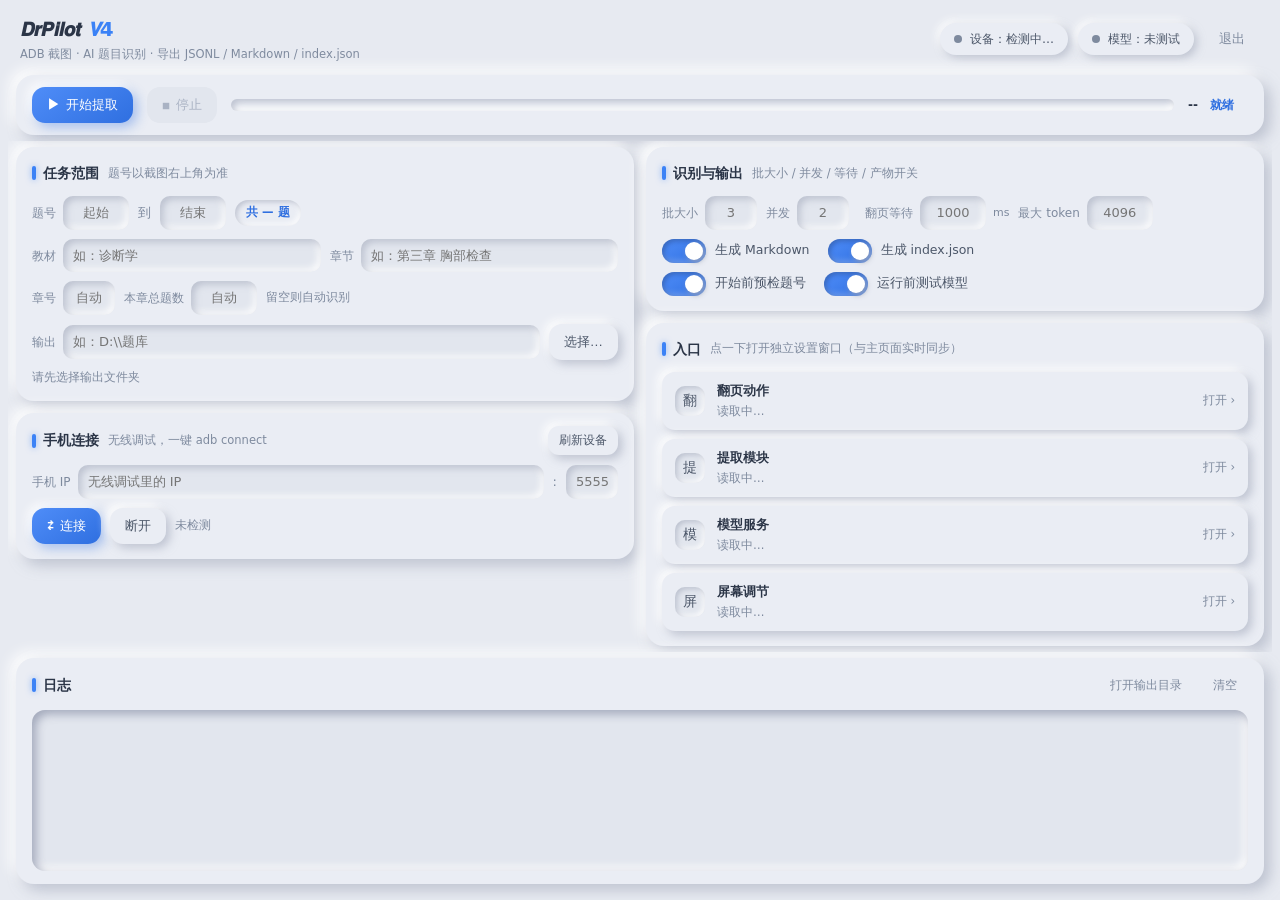
<file: src/drpilot/webui/assets/index.html>
<!doctype html>
<html lang="zh-CN">
<head>
<meta charset="utf-8">
<meta name="viewport" content="width=device-width,initial-scale=1">
<title>DrPilot v4 · ADB 题目识别</title>
<link rel="stylesheet" href="style.css">
</head>
<body>
  <header class="topbar">
    <div class="brand">
      <h1>𝘿𝙧𝙋𝙞𝙡𝙤𝙩 <span>𝙑𝟰</span></h1>
      <p>ADB 截图 · AI 题目识别 · 导出 JSONL / Markdown / index.json</p>
    </div>
    <div class="topbar-actions">
      <div class="pill" id="pill-device"><i class="dot"></i><span id="pill-device-text">设备：检测中…</span></div>
      <div class="pill" id="pill-model"><i class="dot"></i><span id="pill-model-text">模型：未测试</span></div>
      <button class="btn ghost" id="btn-exit">退出</button>
    </div>
  </header>

  <section class="card toolbar">
    <button class="btn primary" id="btn-start"><b>▶</b> 开始提取</button>
    <button class="btn danger" id="btn-stop" disabled><b>■</b> 停止</button>
    <div class="progress"><div class="bar" id="bar"></div></div>
    <div class="run-meta">
      <span class="cur" id="cur">--</span>
      <span class="status" id="status">就绪</span>
    </div>
    <div class="workers" id="worker-chips"></div>
  </section>

  <!-- 主页面只放「每次都要改」的三块；其余设置点入口卡片，在独立窗口里配 -->
  <div class="workspace">
    <main class="grid">
      <div class="col">
        <section class="card">
          <div class="card-head">
            <h2>任务范围</h2><span class="hint">题号以截图右上角为准</span>
          </div>
          <div class="rows">
            <div class="row">
              <label class="field"><span>题号</span>
                <input id="page_from" class="w-sm num" placeholder="起始">
              </label>
              <span class="tilde">到</span>
              <input id="page_to" class="w-sm num" placeholder="结束">
              <span class="badge" id="total-hint">共 — 题</span>
            </div>
            <div class="row">
              <label class="field grow"><span>教材</span><input id="textbook" placeholder="如：诊断学"></label>
              <label class="field grow"><span>章节</span><input id="chapter" placeholder="如：第三章 胸部检查"></label>
            </div>
            <div class="row">
              <label class="field"><span>章号</span><input id="chapter_no" class="w-xs num" placeholder="自动"></label>
              <label class="field"><span>本章总题数</span><input id="chapter_total" class="w-sm num" placeholder="自动"></label>
              <span class="hint">留空则自动识别</span>
            </div>
            <div class="row">
              <label class="field grow"><span>输出</span><input id="output_dir" placeholder="如：D:\\题库"></label>
              <button class="btn" id="btn-pick-dir">选择…</button>
            </div>
            <p class="preview" id="output-preview">请先选择输出文件夹</p>
          </div>
        </section>

        <section class="card">
          <div class="card-head">
            <h2>手机连接</h2><span class="hint">无线调试，一键 adb connect</span>
            <span class="spacer"></span>
            <button class="btn small" id="btn-refresh-devices">刷新设备</button>
          </div>
          <div class="rows">
            <div class="row">
              <label class="field grow"><span>手机 IP</span><input id="device_ip" placeholder="无线调试里的 IP"></label>
              <span class="colon">:</span>
              <input id="device_port" class="w-xs num" placeholder="5555">
            </div>
            <div class="row">
              <button class="btn primary" id="btn-connect"><b>⇄</b> 连接</button>
              <button class="btn" id="btn-disconnect">断开</button>
              <span class="hint" id="device-detail">未检测</span>
            </div>
          </div>
        </section>
      </div>

      <div class="col">
        <section class="card">
          <div class="card-head">
            <h2>识别与输出</h2><span class="hint">批大小 / 并发 / 等待 / 产物开关</span>
          </div>
          <div class="rows">
            <div class="row">
              <label class="field"><span>批大小</span><input id="batch_size" class="w-xs num" placeholder="3"></label>
              <label class="field"><span>并发</span><input id="workers" class="w-xs num" placeholder="2"><em class="key-hint" id="workers-hint"></em></label>
              <label class="field"><span>翻页等待</span><input id="wait_ms" class="w-sm num" placeholder="1000"><em>ms</em></label>
              <label class="field"><span>最大 token</span><input id="max_tokens" class="w-sm num" placeholder="4096"></label>
            </div>
            <div class="row switches">
              <label class="switch"><input type="checkbox" id="opt-md" checked><span class="track"><span class="knob"></span></span><span>生成 Markdown</span></label>
              <label class="switch"><input type="checkbox" id="opt-index" checked><span class="track"><span class="knob"></span></span><span>生成 index.json</span></label>
            </div>
            <div class="row switches">
              <label class="switch"><input type="checkbox" id="opt-preflight" checked><span class="track"><span class="knob"></span></span><span>开始前预检题号</span></label>
              <label class="switch"><input type="checkbox" id="opt-check-model" checked><span class="track"><span class="knob"></span></span><span>运行前测试模型</span></label>
            </div>
          </div>
        </section>

        <section class="card" id="card-entries">
          <div class="card-head">
            <h2>入口</h2><span class="hint">点一下打开独立设置窗口（与主页面实时同步）</span>
          </div>
          <div class="entries">
            <button type="button" class="entry" id="entry-action" data-panel="action">
              <span class="entry-icon">翻</span>
              <span class="entry-main"><span class="entry-name">翻页动作</span><span class="entry-note" id="note-action">读取中…</span></span>
              <span class="entry-go">打开 ›</span>
            </button>
            <button type="button" class="entry" id="entry-modules" data-panel="modules">
              <span class="entry-icon">提</span>
              <span class="entry-main"><span class="entry-name">提取模块</span><span class="entry-note" id="note-modules">读取中…</span></span>
              <span class="entry-go">打开 ›</span>
            </button>
            <button type="button" class="entry" id="entry-model" data-panel="model">
              <span class="entry-icon">模</span>
              <span class="entry-main"><span class="entry-name">模型服务</span><span class="entry-note" id="note-model">读取中…</span></span>
              <span class="entry-go">打开 ›</span>
            </button>
            <button type="button" class="entry" id="entry-tuner" data-panel="tuner">
              <span class="entry-icon">屏</span>
              <span class="entry-main"><span class="entry-name">屏幕调节</span><span class="entry-note" id="note-tuner">读取中…</span></span>
              <span class="entry-go">打开 ›</span>
            </button>
          </div>
        </section>
      </div>
    </main>

    <section class="card log-card">
      <div class="card-head">
        <h2>日志</h2>
        <span class="spacer"></span>
        <button class="btn small ghost" id="btn-open-dir">打开输出目录</button>
        <button class="btn small ghost" id="btn-clear-log">清空</button>
      </div>
      <div class="log-wrap">
        <canvas class="horse" id="horse" aria-hidden="true"></canvas>
        <div class="log" id="log"></div>
      </div>
    </section>
  </div>

  <!-- 隐藏载体：四个设置窗口改完会回填到这里，开始提取时按这套值跑 -->
  <div class="hidden">
    <input id="model" type="hidden" value="">
    <input id="base_url" type="hidden" value="">
    <input id="page_action" type="hidden" value="auto">
    <input id="next_action" type="hidden" value="">
    <input id="action_tap_x" type="hidden" value="">
    <input id="action_tap_y" type="hidden" value="">
    <input id="action_tap_ms" type="hidden" value="80">
    <input id="swipe_x1" type="hidden" value="">
    <input id="swipe_y1" type="hidden" value="">
    <input id="swipe_x2" type="hidden" value="">
    <input id="swipe_y2" type="hidden" value="">
    <input id="swipe_duration" type="hidden" value="">
    <input id="swipe_retries" type="hidden" value="">
    <input id="swipe_retry_wait" type="hidden" value="">
    <input id="swipe_reference" type="hidden" value="">
    <input id="extract_modules" type="hidden" value="">
    <input id="output_fields" type="hidden" value="">
    <input id="display_scale" type="hidden" value="1">
    <input id="display_width_scale" type="hidden" value="1">
    <input id="display_density" type="hidden" value="0">
    <!-- 界面上不暴露：留一个复选框只是别把命令行设的 display_scaling 悄悄改回 auto -->
    <input type="checkbox" id="opt-display-scaling" class="hidden">
  </div>

  <div class="overlay" id="overlay">
    <div class="modal">
      <h3 id="modal-title">提示</h3>
      <p id="modal-body"></p>
      <div class="modal-actions">
        <button class="btn" id="modal-no">取消</button>
        <button class="btn primary" id="modal-yes">继续</button>
      </div>
    </div>
  </div>
  <div class="toasts" id="toasts"></div>

  <script src="horse.js"></script>
  <script src="app.js"></script>
</body>
</html>
</file>
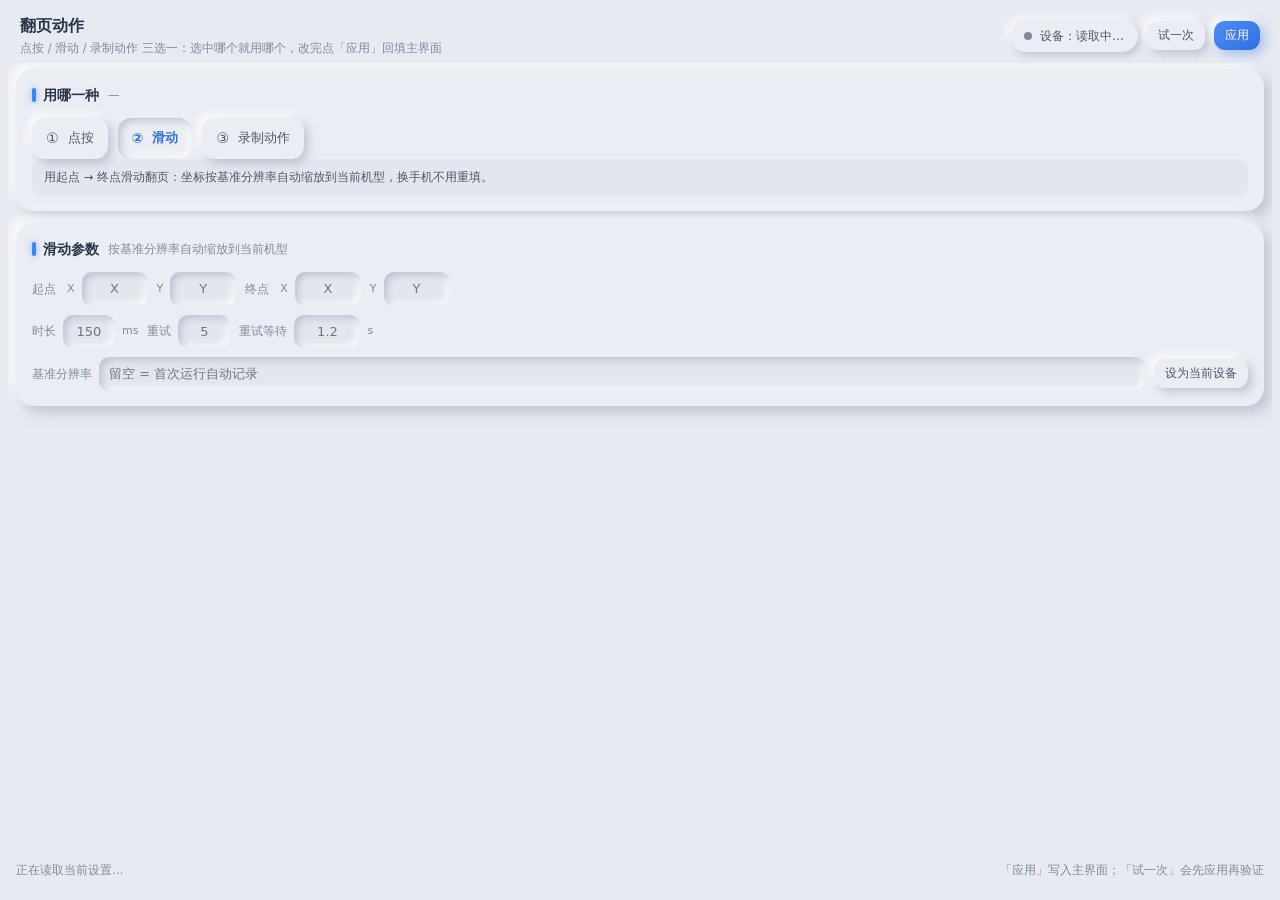
<file: src/drpilot/webui/assets/actions.html>
<!doctype html>
<html lang="zh-CN">
<head>
<meta charset="utf-8">
<meta name="viewport" content="width=device-width, initial-scale=1">
<title>DrPilot · 翻页动作</title>
<link rel="stylesheet" href="style.css">
</head>
<body class="panel-body">
  <header class="panel-top">
    <div>
      <h1>翻页动作</h1>
      <p>点按 / 滑动 / 录制动作 三选一：选中哪个就用哪个，改完点「应用」回填主界面</p>
    </div>
    <div class="panel-top-actions">
      <span class="pill" id="pill-device"><i class="dot"></i><span id="pill-device-text">设备：读取中…</span></span>
      <button class="btn small" id="btn-test">试一次</button>
      <button class="btn primary small" id="btn-apply">应用</button>
    </div>
  </header>

  <main class="panel-scroll">
    <section class="card">
      <div class="card-head">
        <h2>用哪一种</h2><span class="hint" id="summary">—</span>
      </div>
      <div class="choices" id="choices">
        <label class="choice" data-kind="tap">
          <input type="radio" name="kind" value="tap"><span class="choice-icon">①</span><span>点按</span>
        </label>
        <label class="choice" data-kind="swipe">
          <input type="radio" name="kind" value="swipe"><span class="choice-icon">②</span><span>滑动</span>
        </label>
        <label class="choice" data-kind="record">
          <input type="radio" name="kind" value="record"><span class="choice-icon">③</span><span>录制动作</span>
        </label>
      </div>
      <p class="note" id="kind-note">正在读取当前设置…</p>
    </section>

    <section class="card" id="card-tap">
      <div class="card-head">
        <h2>点按参数</h2><span class="hint">手机上「下一题」按钮的屏幕像素坐标</span>
      </div>
      <div class="rows">
        <div class="row">
          <label class="field"><span>X</span><input id="tap_x" class="w-md num" inputmode="numeric" placeholder="X"></label>
          <label class="field"><span>Y</span><input id="tap_y" class="w-md num" inputmode="numeric" placeholder="Y"></label>
          <label class="field"><span>按住</span><input id="tap_ms" class="w-sm num" inputmode="numeric" placeholder="80"><em>ms</em></label>
        </div>
        <p class="note">点按坐标不随分辨率缩放：换机型要重新填。只想试一下坐标对不对，就点右上角「试一次」。</p>
      </div>
    </section>

    <section class="card" id="card-swipe">
      <div class="card-head">
        <h2>滑动参数</h2><span class="hint">按基准分辨率自动缩放到当前机型</span>
      </div>
      <div class="rows">
        <div class="row">
          <span class="group-label">起点</span>
          <label class="field"><em>X</em><input id="swipe_x1" class="w-sm num" placeholder="X"></label>
          <label class="field"><em>Y</em><input id="swipe_y1" class="w-sm num" placeholder="Y"></label>
          <span class="group-label">终点</span>
          <label class="field"><em>X</em><input id="swipe_x2" class="w-sm num" placeholder="X"></label>
          <label class="field"><em>Y</em><input id="swipe_y2" class="w-sm num" placeholder="Y"></label>
        </div>
        <div class="row">
          <label class="field"><span>时长</span><input id="swipe_duration" class="w-xs num" placeholder="150"><em>ms</em></label>
          <label class="field"><span>重试</span><input id="swipe_retries" class="w-xs num" placeholder="5"></label>
          <label class="field"><span>重试等待</span><input id="swipe_retry_wait" class="w-sm num" placeholder="1.2"><em>s</em></label>
        </div>
        <div class="row">
          <label class="field grow"><span>基准分辨率</span><input id="swipe_reference" placeholder="留空 = 首次运行自动记录"></label>
          <button class="btn small" id="btn-set-reference">设为当前设备</button>
        </div>
      </div>
    </section>

    <section class="card" id="card-record">
      <div class="card-head">
        <h2>录制动作</h2><span class="hint">在手机上做一次「下一题」，程序把触摸序列记下来</span>
      </div>
      <div class="rows">
        <div class="row">
          <button class="btn small primary" id="btn-record-toggle">开始录制</button>
          <button class="btn small ghost" id="btn-record-clear">清除录制</button>
          <span class="hint" id="record-note">未录制</span>
        </div>
        <div class="row"><ol class="action-steps" id="action-steps"></ol></div>
        <p class="note">录制与试动作都会让手机前进一题：开始提取前请把手机切回起始题。</p>
      </div>
    </section>
  </main>

  <footer class="panel-foot">
    <span class="panel-hint" id="notice">正在读取当前设置…</span>
    <span class="spacer"></span>
    <span class="panel-hint">「应用」写入主界面；「试一次」会先应用再验证</span>
  </footer>

  <div class="toasts" id="toasts"></div>
  <script src="panel.js"></script>
  <script src="actions.js"></script>
</body>
</html>
</file>
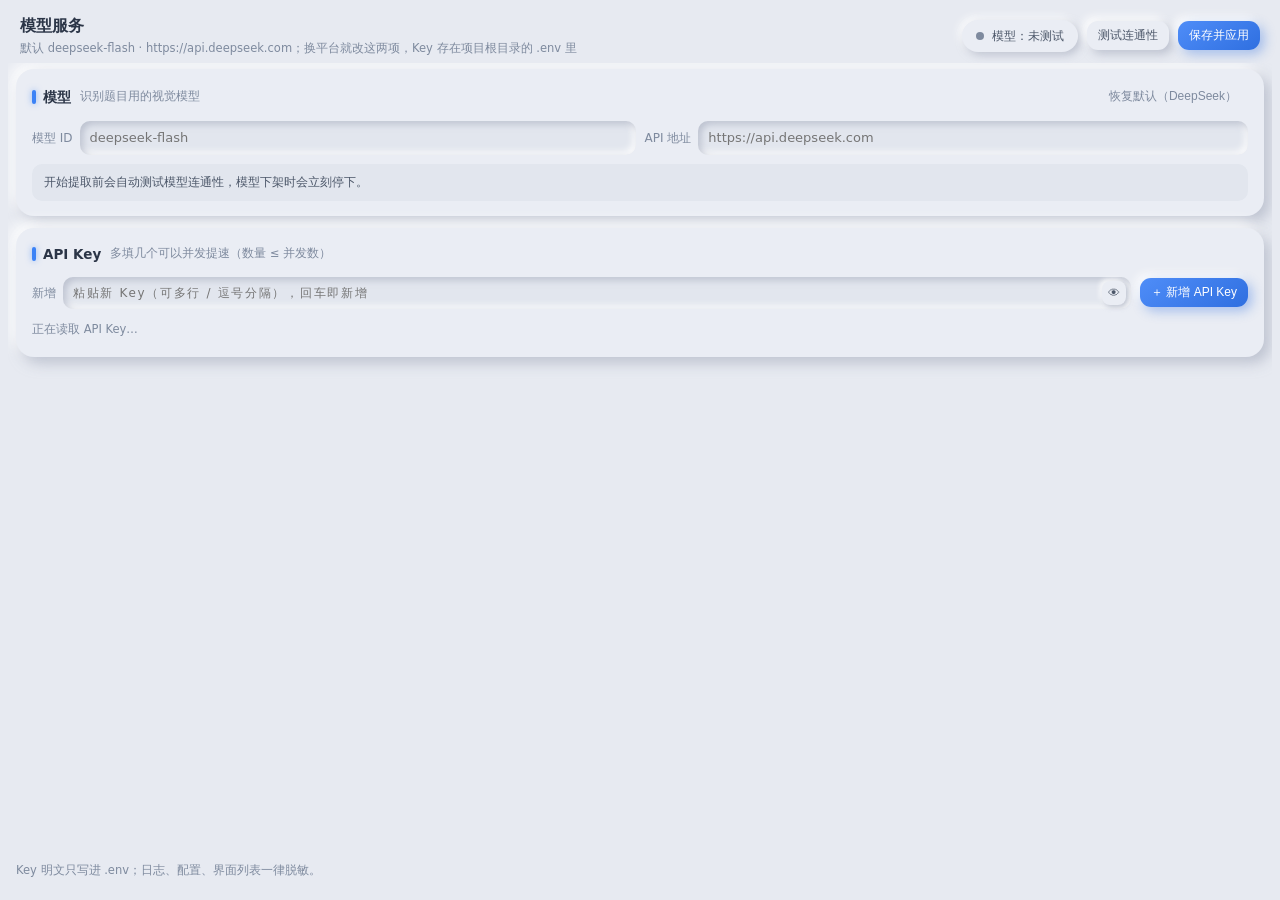
<file: src/drpilot/webui/assets/model.html>
<!doctype html>
<html lang="zh-CN">
<head>
<meta charset="utf-8">
<meta name="viewport" content="width=device-width, initial-scale=1">
<title>DrPilot · 模型服务</title>
<link rel="stylesheet" href="style.css">
</head>
<body class="panel-body">
  <header class="panel-top">
    <div>
      <h1>模型服务</h1>
      <p>默认 deepseek-flash · https://api.deepseek.com；换平台就改这两项，Key 存在项目根目录的 .env 里</p>
    </div>
    <div class="panel-top-actions">
      <span class="pill" id="pill-model"><i class="dot"></i><span id="pill-model-text">模型：未测试</span></span>
      <button class="btn small" id="btn-test">测试连通性</button>
      <button class="btn primary small" id="btn-save">保存并应用</button>
    </div>
  </header>

  <main class="panel-scroll">
    <section class="card">
      <div class="card-head">
        <h2>模型</h2><span class="hint">识别题目用的视觉模型</span>
        <span class="spacer"></span>
        <button class="btn small ghost" id="btn-defaults">恢复默认（DeepSeek）</button>
      </div>
      <div class="rows">
        <div class="row">
          <label class="field grow"><span>模型 ID</span><input id="model" placeholder="deepseek-flash"></label>
          <label class="field grow"><span>API 地址</span><input id="base_url" placeholder="https://api.deepseek.com"></label>
        </div>
        <p class="note" id="model-note">开始提取前会自动测试模型连通性，模型下架时会立刻停下。</p>
      </div>
    </section>

    <section class="card">
      <div class="card-head">
        <h2>API Key</h2><span class="hint">多填几个可以并发提速（数量 ≤ 并发数）</span>
        <span class="spacer"></span>
        <button class="btn small ghost hidden" id="btn-clear-keys">全部删除</button>
      </div>
      <div class="rows">
        <div class="row">
          <label class="field grow"><span>新增</span>
            <span class="secret">
              <input id="api_key_input" type="password" autocomplete="new-password"
                autocapitalize="off" autocorrect="off" spellcheck="false"
                placeholder="粘贴新 Key（可多行 / 逗号分隔），回车即新增">
              <button class="btn icon" id="btn-toggle-key" type="button"
                title="隐私输入模式：点眼睛临时显示/隐藏你输入的内容"
                aria-label="显示或隐藏输入的 API Key"><span id="key-eye">👁</span></button>
            </span>
          </label>
          <button class="btn small primary" id="btn-add-key">＋ 新增 API Key</button>
        </div>
        <div class="row keys-line">
          <span class="hint" id="key-info">正在读取 API Key…</span>
          <span class="spacer"></span>
          <button class="btn small ghost hidden" id="btn-reveal">显示已保存</button>
        </div>
        <div class="key-chips" id="key-chips"></div>
        <pre class="note hidden" id="key-plain"></pre>
      </div>
    </section>
  </main>

  <footer class="panel-foot">
    <span class="panel-hint" id="notice">Key 明文只写进 .env；日志、配置、界面列表一律脱敏。</span>
    <span class="spacer"></span>
    <span class="panel-hint" id="batch-hint"></span>
  </footer>

  <div class="toasts" id="toasts"></div>
  <script src="panel.js"></script>
  <script src="model.js"></script>
</body>
</html>
</file>
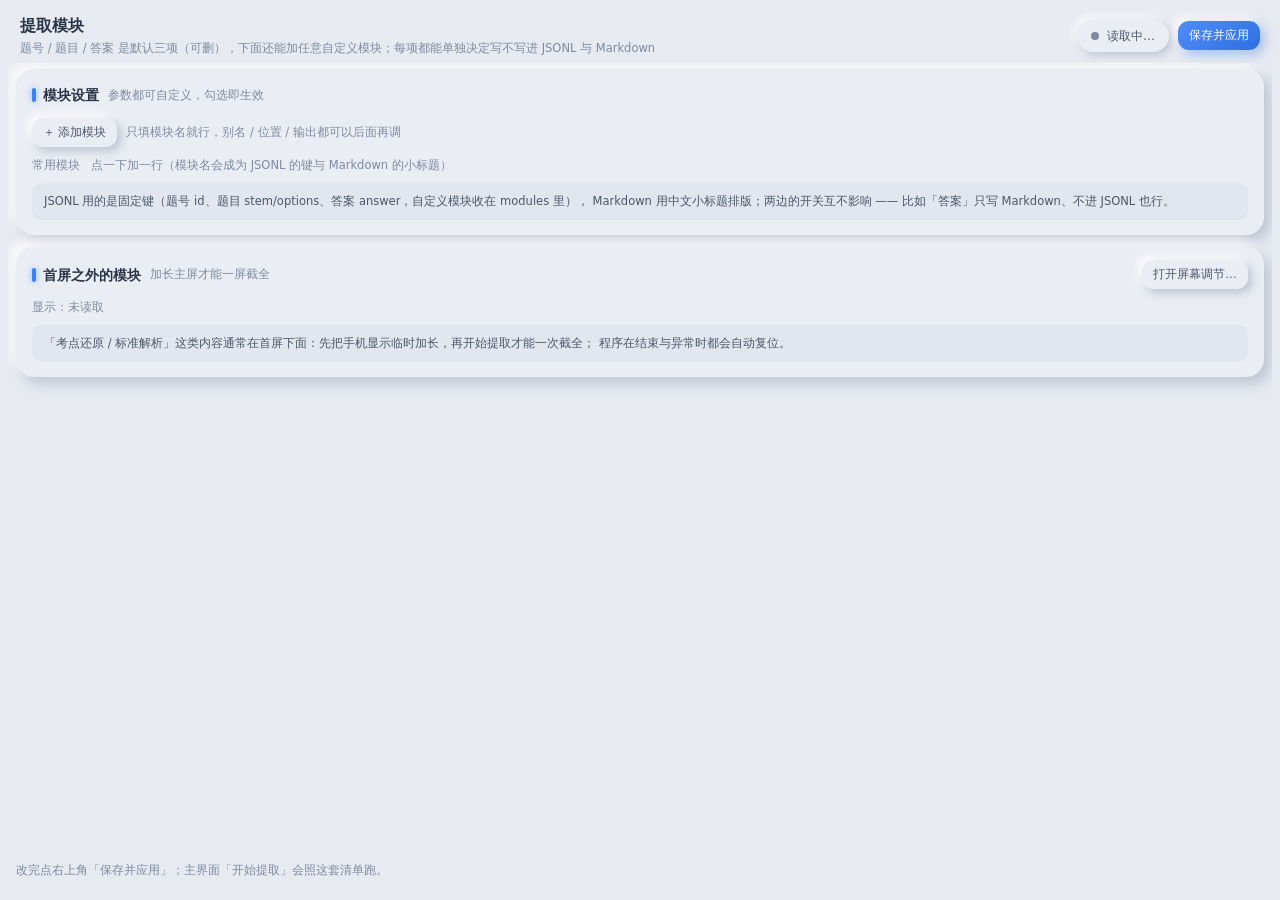
<file: src/drpilot/webui/assets/modules.html>
<!doctype html>
<html lang="zh-CN">
<head>
<meta charset="utf-8">
<meta name="viewport" content="width=device-width, initial-scale=1">
<title>DrPilot · 提取模块</title>
<link rel="stylesheet" href="style.css">
</head>
<body class="panel-body">
  <header class="panel-top">
    <div>
      <h1>提取模块</h1>
      <p>题号 / 题目 / 答案 是默认三项（可删），下面还能加任意自定义模块；每项都能单独决定写不写进 JSONL 与 Markdown</p>
    </div>
    <div class="panel-top-actions">
      <span class="pill" id="pill-summary"><i class="dot"></i><span id="pill-summary-text">读取中…</span></span>
      <button class="btn primary small" id="btn-save">保存并应用</button>
    </div>
  </header>

  <main class="panel-scroll">
    <section class="card">
      <div class="card-head">
        <h2>模块设置</h2><span class="hint">参数都可自定义，勾选即生效</span>
        <span class="spacer"></span>
        <span class="hint" id="count-hint"></span>
      </div>
      <div class="rows">
        <div class="module-list" id="module-list"></div>
        <div class="row">
          <button class="btn small" id="btn-add-module">＋ 添加模块</button>
          <span class="hint" id="module-status">只填模块名就行，别名 / 位置 / 输出都可以后面再调</span>
        </div>
        <div class="row" id="module-presets">
          <span class="group-label">常用模块</span>
          <span class="hint">点一下加一行（模块名会成为 JSONL 的键与 Markdown 的小标题）</span>
        </div>
        <p class="note">
          JSONL 用的是固定键（题号 id、题目 stem/options、答案 answer，自定义模块收在 modules 里），
          Markdown 用中文小标题排版；两边的开关互不影响 —— 比如「答案」只写 Markdown、不进 JSONL 也行。
        </p>
      </div>
    </section>

    <section class="card">
      <div class="card-head">
        <h2>首屏之外的模块</h2><span class="hint">加长主屏才能一屏截全</span>
        <span class="spacer"></span>
        <button class="btn small" id="btn-open-display">打开屏幕调节…</button>
      </div>
      <div class="rows">
        <span class="hint" id="display-status">显示：未读取</span>
        <p class="note">「考点还原 / 标准解析」这类内容通常在首屏下面：先把手机显示临时加长，再开始提取才能一次截全；
          程序在结束与异常时都会自动复位。</p>
      </div>
    </section>
  </main>

  <footer class="panel-foot">
    <span class="panel-hint" id="notice">改完点右上角「保存并应用」；主界面「开始提取」会照这套清单跑。</span>
    <span class="spacer"></span>
    <span class="panel-hint" id="max-hint"></span>
  </footer>

  <div class="toasts" id="toasts"></div>
  <script src="panel.js"></script>
  <script src="modules.js"></script>
</body>
</html>
</file>
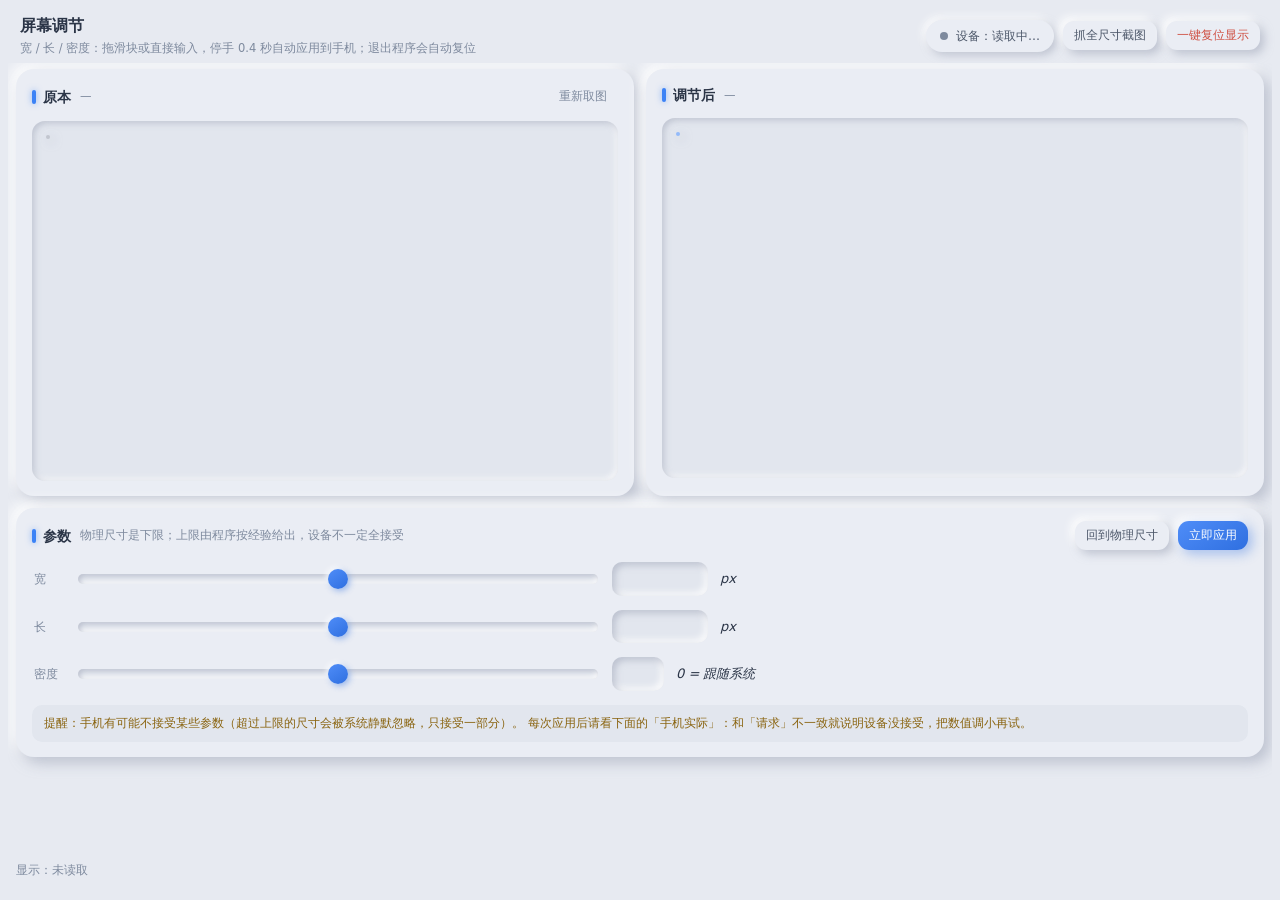
<file: src/drpilot/webui/assets/tuner.html>
<!doctype html>
<html lang="zh-CN">
<head>
<meta charset="utf-8">
<meta name="viewport" content="width=device-width, initial-scale=1">
<title>DrPilot · 屏幕调节</title>
<link rel="stylesheet" href="style.css">
<link rel="stylesheet" href="tuner.css">
</head>
<body class="panel-body">
  <header class="panel-top">
    <div>
      <h1>屏幕调节</h1>
      <p>宽 / 长 / 密度：拖滑块或直接输入，停手 0.4 秒自动应用到手机；退出程序会自动复位</p>
    </div>
    <div class="panel-top-actions">
      <span class="pill" id="pill-device"><i class="dot"></i><span id="pill-device-text">设备：读取中…</span></span>
      <button class="btn small" id="btn-capture">抓全尺寸截图</button>
      <button class="btn small danger" id="btn-reset">一键复位显示</button>
    </div>
  </header>

  <main class="panel-scroll">
    <div class="tuner-grid">
      <section class="card">
        <div class="card-head">
          <h2>原本</h2>
          <span class="hint" id="original-note">—</span>
          <span class="spacer"></span>
          <button class="btn small ghost" id="btn-reload-original">重新取图</button>
        </div>
        <div class="stage" id="stage-a">
          <div class="phone" id="phone-a"><img id="img-original" alt=""></div>
        </div>
      </section>

      <section class="card">
        <div class="card-head">
          <h2>调节后</h2>
          <span class="hint" id="target-note">—</span>
          <span class="spacer"></span>
          <span class="hint" id="accepted-note"></span>
        </div>
        <div class="stage" id="stage-b">
          <div class="phone" id="phone-b"><img id="img-live" alt=""></div>
        </div>
      </section>

      <section class="card span-2">
        <div class="card-head">
          <h2>参数</h2><span class="hint">物理尺寸是下限；上限由程序按经验给出，设备不一定全接受</span>
          <span class="spacer"></span>
          <button class="btn small" id="btn-native">回到物理尺寸</button>
          <button class="btn primary small" id="btn-apply">立即应用</button>
        </div>
        <div class="rows node-box">
          <div class="row slider-row">
            <span class="slider-name">宽</span>
            <input type="range" id="rng-width" aria-label="宽">
            <input id="in-width" class="w-md num" inputmode="numeric"><em>px</em>
          </div>
          <div class="row slider-row">
            <span class="slider-name">长</span>
            <input type="range" id="rng-height" aria-label="长">
            <input id="in-height" class="w-md num" inputmode="numeric"><em>px</em>
          </div>
          <div class="row slider-row">
            <span class="slider-name">密度</span>
            <input type="range" id="rng-density" aria-label="密度">
            <input id="in-density" class="w-xs num" inputmode="numeric"><em>0 = 跟随系统</em>
          </div>
          <p class="note warn" id="warn-note">
            提醒：手机有可能不接受某些参数（超过上限的尺寸会被系统静默忽略，只接受一部分）。
            每次应用后请看下面的「手机实际」：和「请求」不一致就说明设备没接受，把数值调小再试。
          </p>
        </div>
      </section>
    </div>
  </main>

  <footer class="panel-foot">
    <span class="panel-hint" id="status">显示：未读取</span>
    <span class="spacer"></span>
    <span class="panel-hint" id="request-note"></span>
  </footer>

  <div class="toasts" id="toasts"></div>
  <script src="panel.js"></script>
  <script src="tuner.js"></script>
</body>
</html>
</file>
<file: src/drpilot/webui/assets/style.css>
/* DrPilot v4 —— 新拟物（Neumorphism）蓝白配色
   核心手法：同一元素同时给一道亮色高光（左上）和一道深色阴影（右下），
   背景与元素同色系、低对比、大圆角，用光影而不是边框来表达凹凸。 */

:root{
  --bg:#e7eaf1;
  --surface:#eaedf4;
  --surface-deep:#e2e6ee;
  --ink:#2b3547;
  --ink-soft:#4c5769;
  --muted:#7e8a9e;
  --blue:#3b82f6;
  --blue-deep:#2f6fe0;
  --green:#2ea36a;
  --amber:#b07d13;
  --red:#cf4f42;

  --sh-dark:rgba(163,170,187,.62);
  --sh-dark-strong:rgba(150,158,178,.85);
  --sh-light:rgba(255,255,255,.95);

  --r-lg:18px;
  --r-md:13px;
  --r-sm:10px;
  --gap:12px;
}

*{box-sizing:border-box}
html,body{height:100%}
body{
  margin:0;padding:14px 16px 16px;height:100vh;overflow:hidden;
  background:var(--bg);color:var(--ink);
  font:13px/1.5 "Microsoft YaHei UI","Microsoft YaHei","Segoe UI",system-ui,sans-serif;
  display:grid;gap:var(--gap);
  /* 顶栏 / 工具栏 / 工作区：参数区按内容自适应，日志吸收剩余高度且始终可见 */
  grid-template-rows:auto auto minmax(0,1fr);
}
h1,h2,h3,p{margin:0}
b{font-weight:600}
.spacer{flex:1}
.hidden{display:none !important}
.hint{color:var(--muted);font-size:11.5px;white-space:nowrap;overflow:hidden;text-overflow:ellipsis}
.preview{color:var(--muted);font-size:11.5px;overflow:hidden;text-overflow:ellipsis;white-space:nowrap}
.num{text-align:center}

/* ---------- 顶栏 ---------- */
.topbar{display:flex;align-items:center;gap:16px;padding:0 4px}
.brand{min-width:0}
/* 品牌字用数学粗斜体（U+1D400 区）：必须给数学字体兜底，否则 Windows 上可能显示成方框 */
.brand h1{
  font-size:20px;font-weight:700;letter-spacing:.2px;color:var(--ink);
  font-family:"Cambria Math","Segoe UI Symbol","Segoe UI","Microsoft YaHei UI",system-ui,sans-serif;
}
.brand h1 span{color:var(--blue)}
/* 窗口变窄时副标题省略，而不是换行把顶栏撑高 */
.brand p{color:var(--muted);font-size:11.5px;margin-top:2px;white-space:nowrap;overflow:hidden;text-overflow:ellipsis}
.topbar-actions{margin-left:auto;display:flex;align-items:center;gap:10px;flex:none;white-space:nowrap}

/* ---------- 卡片 ---------- */
.card{
  background:var(--surface);border-radius:var(--r-lg);padding:13px 16px 15px;
  box-shadow:6px 6px 14px var(--sh-dark),-6px -6px 14px var(--sh-light);
}
.card-head{display:flex;align-items:center;gap:9px;margin-bottom:10px;min-height:26px}
.card-head h2{font-size:13.5px;font-weight:700;color:var(--ink);position:relative;padding-left:11px}
.card-head h2::before{
  content:"";position:absolute;left:0;top:50%;transform:translateY(-50%);
  width:3.5px;height:14px;border-radius:2px;background:var(--blue);
  box-shadow:0 0 6px rgba(59,130,246,.55);
}
.card-head.clickable{cursor:pointer}
.rows{display:flex;flex-direction:column;gap:9px}
.row{display:flex;align-items:center;gap:9px;flex-wrap:wrap}
.row.switches{gap:18px}
.field{display:flex;align-items:center;gap:7px;min-width:0}
.field>span{color:var(--muted);font-size:12px;white-space:nowrap}
.field em{font-style:normal;color:var(--muted);font-size:11px}
.field.grow{flex:1;min-width:150px}
.field.grow input{flex:1;min-width:80px}
.tilde,.colon{color:var(--muted)}
.group-label{color:var(--muted);font-size:12px;margin-right:2px}
.key-hint{font-style:normal;color:var(--muted);font-size:11px;white-space:nowrap}
.key-hint.warn{color:#9a6a08}
.badge{
  padding:4px 11px;border-radius:999px;background:var(--surface);color:var(--blue-deep);
  font-size:11.5px;font-weight:600;
  box-shadow:inset 2px 2px 5px var(--sh-dark),inset -2px -2px 5px var(--sh-light);
}

/* ---------- 输入 ---------- */
input[type=text],input[type=password],input:not([type]),textarea{
  border:0;outline:0;background:var(--surface-deep);color:var(--ink);
  font:inherit;padding:7px 10px;border-radius:var(--r-sm);min-width:0;
  box-shadow:inset 3px 3px 7px var(--sh-dark),inset -3px -3px 7px var(--sh-light);
  transition:box-shadow .15s ease;
}
input:focus{box-shadow:inset 3px 3px 7px var(--sh-dark),inset -3px -3px 7px var(--sh-light),0 0 0 2px rgba(59,130,246,.22)}
input::selection{background:rgba(59,130,246,.25)}
.w-xs{width:52px}.w-sm{width:66px}.w-md{width:96px}

/* ---------- API Key：隐私输入（默认圆点）+ 已保存列表 ---------- */
.secret{position:relative;display:flex;align-items:center;min-width:0;flex:1}
.field>.secret{flex:1}
.secret input{flex:1;width:100%;padding-right:36px}
.secret input[type=password]{letter-spacing:.14em}
.btn.icon{
  position:absolute;top:50%;right:5px;transform:translateY(-50%);
  padding:0;width:24px;height:24px;min-width:24px;border-radius:8px;
  font-size:12px;line-height:1;justify-content:center;background:var(--surface);
  box-shadow:2px 2px 5px var(--sh-dark),-2px -2px 5px var(--sh-light);
}
.btn.icon:active{transform:translateY(calc(-50% + 1px))}
.btn.icon.active{color:var(--blue-deep)}
.keys-line{min-height:24px;gap:8px}
.key-chips{display:flex;flex-wrap:wrap;gap:7px}
.key-chips:empty{display:none}
.key-chip{
  display:inline-flex;align-items:center;gap:7px;padding:4px 5px 4px 11px;border-radius:999px;
  background:var(--surface);color:var(--ink-soft);
  font:11.5px/1 "Cascadia Mono",Consolas,"DejaVu Sans Mono",monospace;
  box-shadow:inset 2px 2px 5px var(--sh-dark),inset -2px -2px 5px var(--sh-light);
}
.chip-del{
  border:0;cursor:pointer;width:19px;height:19px;padding:0;border-radius:50%;
  background:var(--surface);color:var(--muted);font:11px/1 "Microsoft YaHei UI",system-ui,sans-serif;
  box-shadow:2px 2px 4px var(--sh-dark),-2px -2px 4px var(--sh-light);
  display:inline-flex;align-items:center;justify-content:center;
}
.chip-del:hover{color:var(--red)}
.chip-del:active{box-shadow:inset 2px 2px 4px var(--sh-dark),inset -2px -2px 4px var(--sh-light)}

/* ---------- 按钮 ---------- */
.btn{
  border:0;cursor:pointer;background:var(--surface);color:var(--ink-soft);
  font:600 12.5px/1 inherit;padding:9px 15px;border-radius:var(--r-md);
  box-shadow:4px 4px 10px var(--sh-dark),-4px -4px 10px var(--sh-light);
  transition:box-shadow .12s ease,transform .12s ease,color .12s ease,background .12s ease;
  display:inline-flex;align-items:center;gap:6px;white-space:nowrap;
}
.btn:hover{color:var(--blue-deep)}
.btn:active{transform:translateY(1px);box-shadow:inset 3px 3px 7px var(--sh-dark),inset -3px -3px 7px var(--sh-light)}
.btn.primary{
  background:linear-gradient(145deg,#4f8df8,#2f6fe0);color:#fff;
  box-shadow:4px 4px 12px rgba(47,111,224,.38),-4px -4px 10px var(--sh-light);
}
.btn.primary:hover{background:linear-gradient(145deg,#5c97ff,#3474e6);color:#fff}
.btn.primary:active{box-shadow:inset 3px 3px 8px rgba(12,42,102,.45),inset -2px -2px 6px rgba(255,255,255,.22)}
.btn.danger{color:var(--red)}
.btn.danger:hover{color:#b8453a}
.btn.small{padding:6px 11px;font-size:12px;border-radius:11px}
.btn.ghost{box-shadow:none;background:transparent;color:var(--muted)}
.btn.ghost:hover{color:var(--blue-deep);background:rgba(255,255,255,.5)}
.btn[disabled]{cursor:not-allowed;color:#a9b2c3;background:var(--surface-deep);box-shadow:none;transform:none}
.btn.primary[disabled]{background:var(--surface-deep);color:#a9b2c3;box-shadow:none}

/* ---------- 胶囊状态 ---------- */
.pill{
  display:inline-flex;align-items:center;gap:8px;padding:7px 14px;border-radius:999px;white-space:nowrap;
  background:var(--surface);font-size:12px;color:var(--ink-soft);
  box-shadow:3px 3px 8px var(--sh-dark),-3px -3px 8px var(--sh-light);
  transition:color .2s ease;
}
.pill .dot{width:8px;height:8px;border-radius:50%;background:var(--muted);transition:background .2s ease,box-shadow .2s ease}
.pill.info{color:var(--blue-deep)}
.pill.info .dot{background:var(--blue);box-shadow:0 0 0 3px rgba(59,130,246,.15)}
.pill.success{color:#1f6f4a}
.pill.success .dot{background:var(--green);box-shadow:0 0 0 3px rgba(46,163,106,.16)}
.pill.warning{color:#8a6410}
.pill.warning .dot{background:#d9a125;box-shadow:0 0 0 3px rgba(217,161,37,.16)}
.pill.danger{color:#a83f34}
.pill.danger .dot{background:var(--red);box-shadow:0 0 0 3px rgba(207,79,66,.16)}

/* ---------- 开关 ---------- */
.switch{display:inline-flex;align-items:center;gap:9px;cursor:pointer;font-size:12.5px;color:var(--ink-soft);user-select:none}
.switch input{display:none}
.track{
  width:44px;height:24px;border-radius:999px;background:var(--surface);position:relative;flex:none;
  box-shadow:inset 3px 3px 6px var(--sh-dark),inset -3px -3px 6px var(--sh-light);
  transition:background .18s ease,box-shadow .18s ease;
}
.knob{
  position:absolute;top:3px;left:3px;width:18px;height:18px;border-radius:50%;background:#fff;
  box-shadow:2px 2px 5px rgba(150,158,178,.8);transition:left .18s cubic-bezier(.4,1.4,.6,1);
}
.switch input:checked + .track{
  background:linear-gradient(145deg,#4f8df8,#2f6fe0);
  box-shadow:inset 2px 2px 5px rgba(12,42,102,.4),inset -2px -2px 6px rgba(255,255,255,.3);
}
.switch input:checked + .track .knob{left:23px}

/* ---------- 工具栏（运行） ---------- */
.toolbar{display:flex;align-items:center;gap:14px;padding:12px 16px}
.toolbar .progress{flex:1;min-width:120px}
.progress{
  height:12px;border-radius:999px;background:var(--surface);overflow:hidden;
  box-shadow:inset 3px 3px 6px var(--sh-dark),inset -3px -3px 6px var(--sh-light);
}
.progress .bar{
  height:100%;width:0;border-radius:999px;
  background:linear-gradient(90deg,#63a0ff,#2f6fe0);
  box-shadow:2px 0 8px rgba(47,111,224,.5);transition:width .25s ease;
}
.run-meta{display:flex;align-items:baseline;gap:12px;font-size:12px;white-space:nowrap}
.run-meta .cur{font-weight:700;color:var(--ink)}
.run-meta .status{color:var(--blue-deep);font-weight:600}
.run-meta .status.ok{color:#1f6f4a}
.run-meta .status.warn{color:#9a6a08}
.run-meta .status.err{color:#a83f34}
.workers{display:flex;gap:8px}
.worker{
  display:flex;align-items:center;gap:7px;padding:5px 10px;border-radius:999px;font-size:11.5px;
  color:var(--ink-soft);background:var(--surface);
  box-shadow:inset 2px 2px 5px var(--sh-dark),inset -2px -2px 5px var(--sh-light);
}
.worker .wbar{width:36px;height:6px;border-radius:999px;background:rgba(163,170,187,.35);overflow:hidden}
.worker .wbar i{display:block;height:100%;width:0;background:linear-gradient(90deg,#63a0ff,#2f6fe0);border-radius:999px;transition:width .3s ease}

/* ---------- 工作区：参数区自适应 + 日志吸收剩余高度 ---------- */
.workspace{display:flex;flex-direction:column;gap:var(--gap);min-height:0}
.grid{
  display:grid;grid-template-columns:repeat(2,minmax(0,1fr));grid-auto-rows:min-content;
  gap:var(--gap);align-content:start;flex:0 1 auto;min-height:0;overflow:auto;
  margin:-6px -8px -6px;padding:6px 8px 6px;   /* 留出阴影空间，避免被滚动容器裁掉 */
}
.col{display:flex;flex-direction:column;gap:var(--gap);min-width:0}
.span-2{grid-column:1 / -1}

/* ---------- 日志 ---------- */
.log-card{display:flex;flex-direction:column;padding-bottom:13px;flex:1 1 150px;min-height:150px}
/* 凹陷的日志槽；点阵马画在同一层里、文字下面 */
.log-wrap{
  position:relative;flex:1;min-height:0;display:flex;border-radius:var(--r-md);overflow:hidden;
  background:var(--surface-deep);
  box-shadow:inset 4px 4px 10px var(--sh-dark-strong),inset -4px -4px 9px var(--sh-light);
}
.horse{
  position:absolute;right:0;bottom:0;z-index:0;pointer-events:none;
  width:min(46%,360px);aspect-ratio:240/136;
  -webkit-mask-image:radial-gradient(118% 124% at 100% 100%,#000 40%,rgba(0,0,0,.55) 62%,transparent 82%);
  mask-image:radial-gradient(118% 124% at 100% 100%,#000 40%,rgba(0,0,0,.55) 62%,transparent 82%);
}
.log{
  position:relative;z-index:1;flex:1;min-height:0;overflow:auto;padding:10px 14px;
  background:transparent;font:12px/1.7 Consolas,"Cascadia Mono","DejaVu Sans Mono",monospace;
  color:#41506a;white-space:pre-wrap;word-break:break-word;
}
.log div{animation:fade .18s ease}
.log .err{color:var(--red)}
.log .warn{color:var(--amber)}
.log .ok{color:#1f7a4d}
.log .dim{color:var(--muted)}
@keyframes fade{from{opacity:0;transform:translateY(2px)}to{opacity:1;transform:none}}

/* ---------- 滚动条 ---------- */
::-webkit-scrollbar{width:10px;height:10px}
::-webkit-scrollbar-track{background:transparent}
::-webkit-scrollbar-thumb{background:rgba(163,170,187,.55);border-radius:999px;border:3px solid var(--bg)}
::-webkit-scrollbar-thumb:hover{background:rgba(59,130,246,.6)}
.log::-webkit-scrollbar-thumb{border-color:var(--surface)}

/* ---------- 弹窗 / 提示 ---------- */
.overlay{position:fixed;inset:0;display:none;align-items:center;justify-content:center;z-index:50;background:rgba(226,230,238,.55)}
.overlay.show{display:flex}
.modal{
  width:440px;max-width:90vw;background:var(--surface);border-radius:20px;padding:20px 22px;
  box-shadow:10px 10px 28px rgba(140,148,168,.55),-8px -8px 22px rgba(255,255,255,.9);
}
.modal h3{font-size:14.5px;margin-bottom:10px}
.modal p{color:var(--ink-soft);font-size:12.5px;line-height:1.7;white-space:pre-wrap;max-height:46vh;overflow:auto}
.modal-actions{display:flex;justify-content:flex-end;gap:10px;margin-top:18px}
.toasts{position:fixed;right:20px;bottom:20px;display:flex;flex-direction:column;gap:10px;z-index:60;pointer-events:none}
.toast{
  padding:10px 16px;border-radius:var(--r-md);background:var(--surface);color:var(--ink-soft);font-size:12.5px;
  box-shadow:5px 5px 14px var(--sh-dark),-5px -5px 14px var(--sh-light);
  animation:fade .2s ease;max-width:360px;
}
.toast.ok{color:#1f7a4d}
.toast.err{color:#a83f34}
.demo-tag{
  padding:6px 12px;border-radius:999px;font-size:11.5px;color:var(--blue-deep);white-space:nowrap;
  background:var(--surface);box-shadow:3px 3px 9px var(--sh-dark),-3px -3px 9px var(--sh-light);
}
/* 翻页动作：展开后按三组横向排布，满宽卡片不会右侧空一片 */
.action-bar{row-gap:7px}
.swipe-groups{display:grid;grid-template-columns:repeat(auto-fit,minmax(330px,1fr));gap:10px 20px;align-items:start}
.swipe-group{display:flex;flex-direction:column;gap:9px;min-width:0}
.swipe-group>.group-label{font-weight:600;color:var(--ink-soft)}

/* 翻页动作：录制出来的步骤列表 */
.action-steps{margin:0;padding-left:1.3rem;display:flex;flex-direction:column;gap:2px}
.action-steps:empty{display:none}
.action-steps li{font-size:12px;color:var(--muted);line-height:1.6}
/* 提取模块：一行一个模块（名称 / 别名 / 首屏内 / 写进 Markdown / 上下移 / 删除） */
.module-list{display:flex;flex-direction:column;gap:8px}
.module-list:empty{display:none}
.module-row{
  display:flex;align-items:center;gap:8px;flex-wrap:wrap;
  padding:7px 9px;border-radius:var(--r-sm);background:var(--surface-deep);
}
.module-row input:not([type]){background:var(--surface)}
.module-row .module-name{width:150px}
.module-row .module-aliases{flex:1;min-width:150px}
.module-row .switch{font-size:12px;gap:7px}
.module-row .btn{padding:6px 9px;font-size:11.5px}
#module-presets{row-gap:7px}
.preset-chip{padding:5px 10px;font-size:11.5px}

/* 加长主屏的调参界面在独立的 tuner.html 里（见 tuner.css），主页面只留一个入口 */

/* ---------- 入口卡片（主页面点一下 -> 打开独立设置窗口） ---------- */
.entries{display:flex;flex-direction:column;gap:9px}
.entry{
  display:flex;align-items:center;gap:12px;width:100%;text-align:left;cursor:pointer;
  border:0;background:var(--surface);color:var(--ink-soft);font:inherit;padding:10px 13px;
  border-radius:var(--r-md);
  box-shadow:4px 4px 10px var(--sh-dark),-4px -4px 10px var(--sh-light);
  transition:box-shadow .12s ease,transform .12s ease,color .12s ease;
}
.entry:hover{color:var(--blue-deep)}
.entry:active{transform:translateY(1px);box-shadow:inset 3px 3px 7px var(--sh-dark),inset -3px -3px 7px var(--sh-light)}
.entry .entry-icon{
  width:30px;height:30px;flex:none;border-radius:10px;display:grid;place-items:center;font-size:14px;
  background:var(--surface-deep);
  box-shadow:inset 2px 2px 5px var(--sh-dark),inset -2px -2px 5px var(--sh-light);
}
.entry .entry-main{flex:1;min-width:0;display:flex;flex-direction:column;gap:2px}
.entry .entry-name{font-weight:700;font-size:12.5px;color:var(--ink)}
.entry .entry-note{font-size:11.5px;color:var(--muted);white-space:nowrap;overflow:hidden;text-overflow:ellipsis}
.entry .entry-go{flex:none;font-size:11.5px;color:var(--muted)}
.entry[disabled]{opacity:.5;cursor:not-allowed;color:var(--muted)}

/* ---------- 独立窗口（翻页动作 / 提取模块 / 模型服务 / 屏幕调节） ---------- */
.panel-body{
  margin:0;padding:14px 16px 16px;height:100vh;overflow:hidden;
  background:var(--bg);color:var(--ink);
  font:13px/1.5 "Microsoft YaHei UI","Microsoft YaHei","Segoe UI",system-ui,sans-serif;
  display:grid;grid-template-rows:auto minmax(0,1fr) auto;gap:var(--gap);
}
.panel-body.single{grid-template-rows:auto minmax(0,1fr);}
.panel-top{display:flex;align-items:center;gap:12px;padding:0 4px}
.panel-top h1{font-size:16px;font-weight:700}
.panel-top p{color:var(--muted);font-size:11.5px;margin-top:2px;white-space:nowrap;overflow:hidden;text-overflow:ellipsis}
.panel-top-actions{margin-left:auto;display:flex;align-items:center;gap:9px;flex:none;white-space:nowrap}
.panel-scroll{display:flex;flex-direction:column;gap:var(--gap);min-height:0;overflow:auto;margin:-6px -8px;padding:6px 8px}
.panel-foot{
  display:flex;align-items:center;gap:11px;min-height:26px;
}
.panel-foot .spacer{flex:1}
.panel-hint{color:var(--muted);font-size:11.5px}

/* ---------- 提示条 ---------- */
.note{
  display:flex;gap:8px;align-items:flex-start;padding:9px 12px;border-radius:var(--r-sm);
  background:var(--surface-deep);color:var(--ink-soft);font-size:11.5px;line-height:1.65;
}
.note.warn{color:#8a6410}
.note.ok{color:#1f6f4a}
.note.danger{color:#a83f34}
.note .note-icon{flex:none}

/* ---------- 单选卡片（翻页动作三选一） ---------- */
.choices{display:flex;gap:10px;flex-wrap:wrap}
.choice{
  display:flex;align-items:center;gap:9px;padding:10px 14px;border-radius:var(--r-md);cursor:pointer;
  background:var(--surface);color:var(--ink-soft);font-size:12.5px;
  box-shadow:4px 4px 10px var(--sh-dark),-4px -4px 10px var(--sh-light);
  transition:color .12s ease,box-shadow .12s ease;
}
.choice input{display:none}
.choice:hover{color:var(--blue-deep)}
.choice.on{
  color:var(--blue-deep);font-weight:600;
  box-shadow:inset 3px 3px 7px var(--sh-dark),inset -3px -3px 7px var(--sh-light);
}
.choice .choice-icon{font-size:14px}

/* ---------- 滑块（屏幕调节：宽 / 长 / 密度） ---------- */
.slider-row{display:flex;align-items:center;gap:12px}
.slider-row>.slider-name{min-width:34px;color:var(--muted);font-size:12px;flex:none}
input[type=range]{
  -webkit-appearance:none;appearance:none;flex:1;min-width:110px;height:22px;background:transparent;
}
input[type=range]::-webkit-slider-runnable-track{
  height:10px;border-radius:999px;background:var(--surface-deep);
  box-shadow:inset 2px 2px 5px var(--sh-dark),inset -2px -2px 5px var(--sh-light);
}
input[type=range]::-webkit-slider-thumb{
  -webkit-appearance:none;appearance:none;width:20px;height:20px;margin-top:-5px;border-radius:50%;
  background:linear-gradient(145deg,#4f8df8,#2f6fe0);
  box-shadow:2px 2px 6px rgba(47,111,224,.45),-2px -2px 5px var(--sh-light);
}
input[type=range]::-moz-range-track{
  height:10px;border-radius:999px;background:var(--surface-deep);
  box-shadow:inset 2px 2px 5px var(--sh-dark),inset -2px -2px 5px var(--sh-light);
}
input[type=range]::-moz-range-thumb{
  width:18px;height:18px;border:0;border-radius:50%;
  background:linear-gradient(145deg,#4f8df8,#2f6fe0);box-shadow:2px 2px 6px rgba(47,111,224,.45);
}
input[type=range][disabled]::-webkit-slider-thumb{background:var(--muted);box-shadow:none}
input[type=range][disabled]::-moz-range-thumb{background:var(--muted);box-shadow:none}
.node-box{display:flex;flex-direction:column;gap:10px}
.node-box>.row{padding:2px 2px}

/* ---------- 模块清单（提取模块窗口） ---------- */
.module-row .module-keys{display:flex;gap:14px;align-items:center}
.module-row .module-name{width:132px}
.module-row .module-aliases{flex:1;min-width:120px}
.module-row.base{background:var(--surface)}
.module-row .module-tag{
  flex:none;font-size:10.5px;color:var(--blue-deep);padding:2px 7px;border-radius:999px;
  background:rgba(59,130,246,.12);
}
.module-row .module-note{
  flex-basis:100%;color:var(--muted);font-size:11px;line-height:1.5;
}

/* ---------- 日志卡片（主页面）里的小结构 ---------- */
.flat-hint{display:flex;align-items:center;gap:8px;flex-wrap:wrap}

@media (max-width:900px){
  .grid{grid-template-columns:minmax(0,1fr)}
}
</file>
<file: src/drpilot/webui/assets/tuner.css>
/* 「屏幕调节」窗口：左边原本、右边调节后（只做预览，不能拖），下面三个滑块 + 输入框 */

.tuner-grid{
  display:grid;grid-template-columns:1fr 1fr;gap:var(--gap);
  min-height:0;
}
.tuner-grid>.span-2{grid-column:1 / -1;}

/* 舞台：两块一样大，手机矩形都从左上角长出来，比例一致才好比较 */
.stage{
  position:relative;overflow:hidden;border-radius:var(--r-md);
  background:var(--surface-deep);
  box-shadow:inset 2px 2px 6px var(--sh-dark),inset -2px -2px 6px var(--sh-light);
  height:clamp(190px, 40vh, 400px);
}
.phone{
  position:absolute;left:14px;top:14px;
  background:#fff;border-radius:8px;overflow:hidden;
  border:2px solid rgba(59,130,246,.55);
  box-shadow:3px 3px 10px var(--sh-dark);
  transition:width .06s linear,height .06s linear;
}
.phone img{width:100%;height:100%;object-fit:fill;display:block;background:
  linear-gradient(135deg, rgba(0,0,0,.03) 25%, transparent 25%, transparent 50%,
  rgba(0,0,0,.03) 50%, rgba(0,0,0,.03) 75%, transparent 75%) 0 0/18px 18px;}
#phone-a{border-color:rgba(120,130,150,.45);transition:none;}

.slider-row>.slider-name{min-width:30px;}
.slider-row input[type=range]{max-width:520px;}
#warn-note{margin-top:2px;}
#request-note{white-space:nowrap;}
</file>
